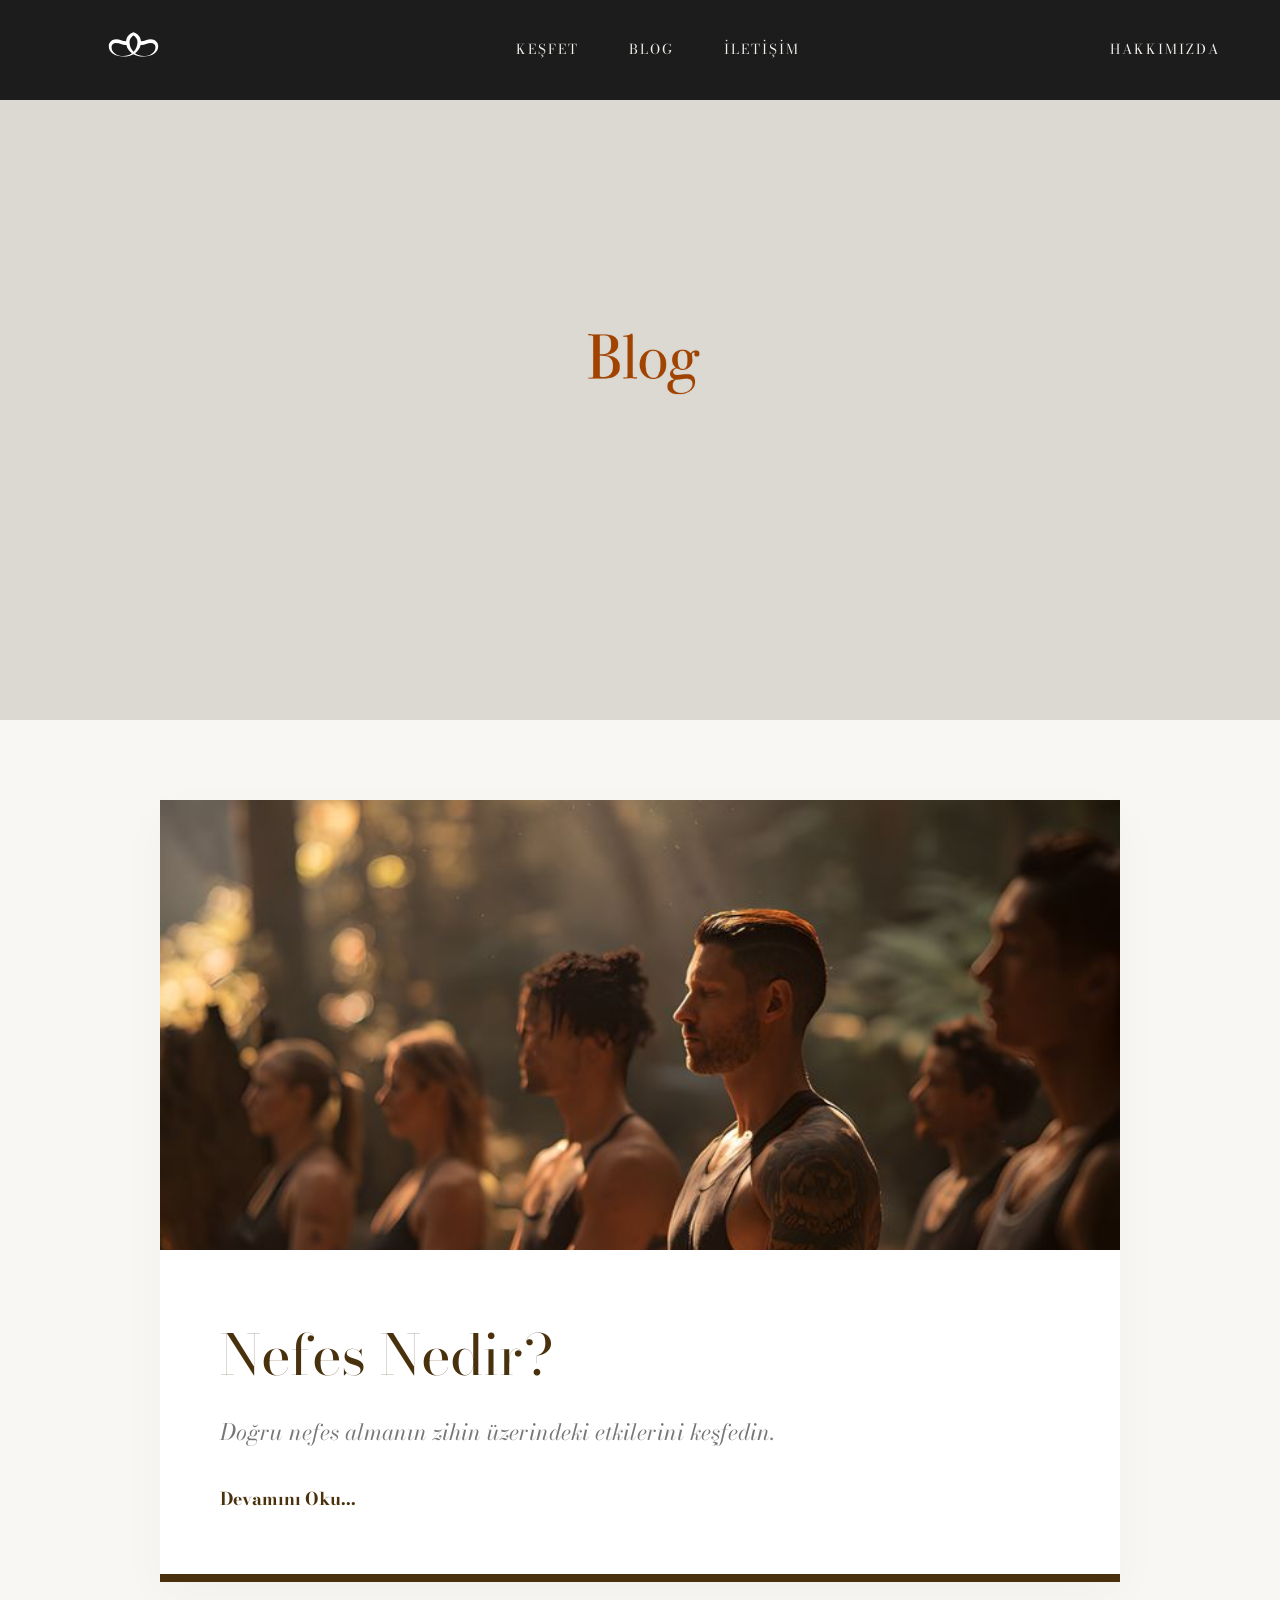
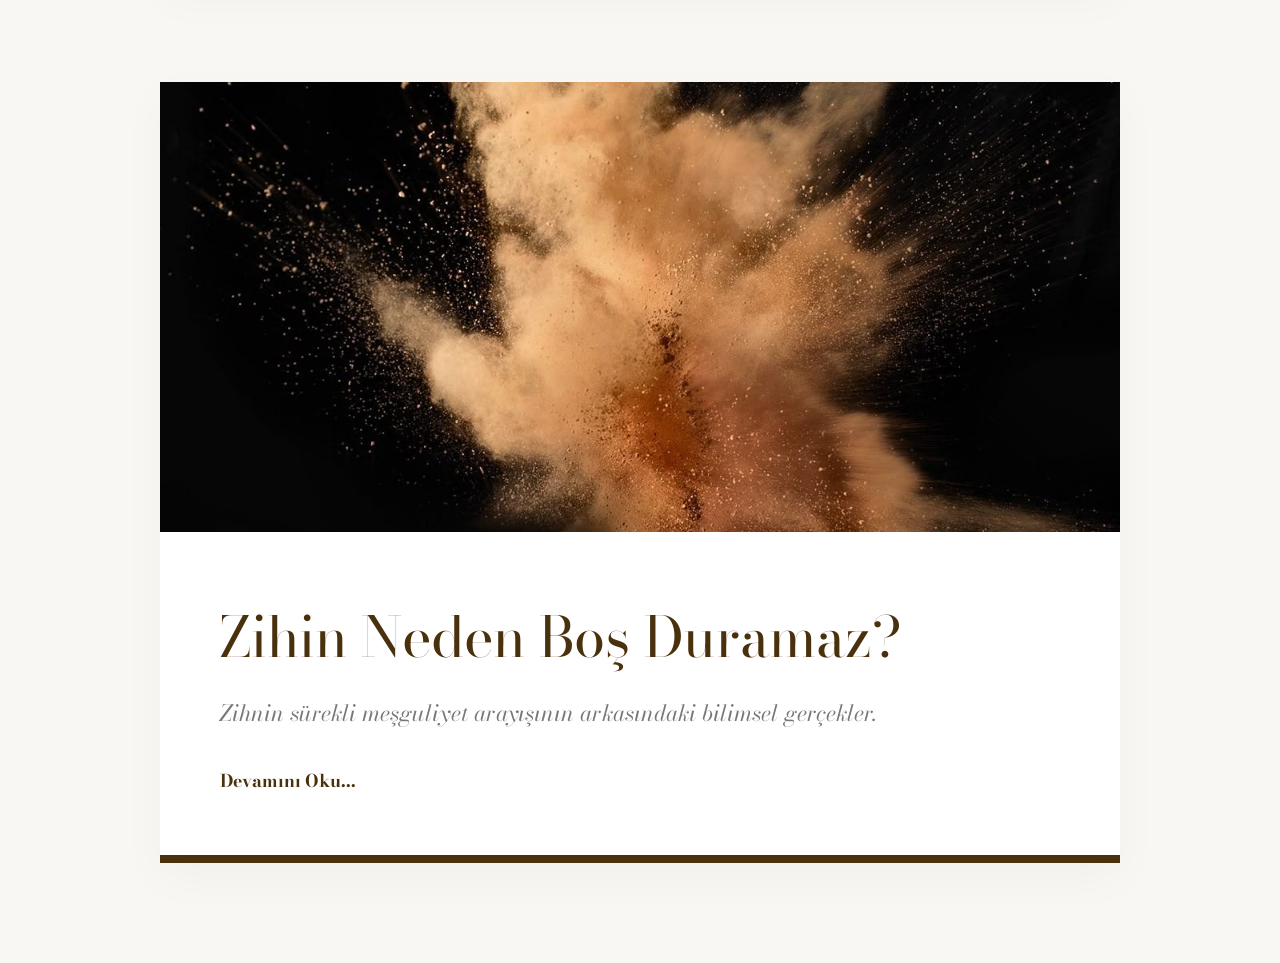
<file: blog.html>
<!DOCTYPE html>
<html lang="tr">
<head>
    <meta charset="UTF-8">
    <meta name="viewport" content="width=device-width, initial-scale=1.0">
    <title>Blog | Borengy</title>
    <link rel="stylesheet" href="blog-ozel.css">
    <link href="https://fonts.googleapis.com/css2?family=Bodoni+Moda:ital,wght@0,400;0,700;1,400&display=swap" rel="stylesheet">
</head>
<body>

    <header id="main-header">
        <nav>
    <a href="index.html"><img src="logomark.svg" alt="Borengy" class="nav-logo"></a>
    
    <div class="nav-center">
        <a href="kesfet.html">Keşfet</a>
        <a href="blog.html">Blog</a>
        <a href="iletisim.html">İletişim</a>
    </div>
    
    <a href="hakkimizda.html" class="nav-right">Hakkımızda</a>
</nav>
    </header>

    <section class="blog-hero">
        <img src="blog.jpg" alt="Borengy Blog" class="hero-img">
        <div class="hero-overlay"></div>
    </section>

    <main class="blog-container">
        <article class="blog-card-full">
            <div class="card-image">
                <img src="nefes.jpg" alt="Nefes Nedir?">
            </div>
            <div class="card-body">
                <h2 class="post-title">Nefes Nedir?</h2>
                <p class="post-intro">Doğru nefes almanın zihin üzerindeki etkilerini keşfedin.</p>
                
                <div class="post-full-content" id="content-1">
                    <p>Nefes farkındalığı, zihindeki gürültüyü dindiren en güçlü araçtır. Borengy felsefesinde nefes, bir Varoluş eylemidir.</p>
                    <p>Gün içinde çoğu zaman nefes aldığımızın bile farkında olmayız. Hızlı akan rutinler, ekranlar, bildirimler ve sürekli yetişme hissi; nefesimizi de zihnimiz gibi yüzeyselleştirir. Oysa nefesin ritmi değiştiğinde, zihnin ritmi de değişmeye başlar.</p>
                    <p>Derin ve kontrollü bir nefes, bedeninize güvende olduğunuzu hatırlatır. Kalp atışınızı yavaşlatır, dikkatinizi ana toplar ve içinizde biriken yoğunluğu yavaşça çözmeye başlar. Bu yüzden nefes, yalnızca bir yaşam fonksiyonu değil; aynı zamanda bir farkındalık pratiğidir.</p>
                    <p>Borengy’de nefes, bir başlangıç olarak görülür. Sessizliğe geçişin, zihinsel arınmanın ve kendinize yeniden yaklaşmanın ilk adımıdır. Bazen yalnızca birkaç bilinçli nefes bile günün ağırlığını hafifletmeye yeter.</p>
                    <p>Çünkü bazı anlarda ihtiyaç duyduğumuz şey, daha fazlası değil; sadece gerçekten durabilmektir.</p>
                </div>
                
                <a href="javascript:void(0)" class="read-more-link" onclick="toggleContent(1, this)">Devamını Oku...</a>
            </div>
        </article>

        <article class="blog-card-full">
            <div class="card-image">
                <img src="zihin.jpg" alt="Zihin Neden Boş Duramaz?">
            </div>
            <div class="card-body">
                <h2 class="post-title">Zihin Neden Boş Duramaz?</h2>
                <p class="post-intro">Zihnin sürekli meşguliyet arayışının arkasındaki bilimsel gerçekler.</p>
                
                <div class="post-full-content" id="content-2">
                    <p>Zihin, doğası gereği hareket etmeye eğilimlidir. Düşünmek, analiz etmek, hatırlamak ve olasılık üretmek beynin hayatta kalma mekanizmalarının bir parçasıdır. Bu yüzden sessizlikle baş başa kaldığımız anlarda bile zihnimiz çoğu zaman yeni bir uğraş, yeni bir düşünce ya da yeni bir dikkat noktası arar. Çünkü modern insan için durmak, çoğu zaman verimsizlikle eş anlamlı hale gelmiştir.</p>
                    <p>Telefon ekranları, sürekli akan içerikler ve bitmeyen bildirimler zihni kısa süreli uyaranlara alıştırır. Birkaç saniyelik boşluk bile rahatsız edici hissettirebilir. Bu nedenle birçok insan sessiz kaldığında aslında ilk kez kendi iç sesini duymaya başlar. Ve bazen en zor şey, dış dünyadan değil, kendi zihnimizden uzaklaşamamaktır.</p>
                    <p>Ancak zihni dinlendirmek, onu tamamen susturmak anlamına gelmez. Aksine; düşüncelerin geldiğini fark etmek, onları bastırmadan izlemek ve zihnin doğal akışına alan tanımaktır. Tıpkı gökyüzünden geçen bulutlar gibi… Bazıları yoğun, bazıları karanlık, bazıları ise kısa süreli. Hepsi gelir ve geçer.</p>
                    <p>Borengy’de deneyimlenen dinginlik tam olarak bu farkındalık alanını yaratmayı amaçlar. İnsan, sürekli bir şey yapmak zorunda olmadığını hatırladığında zihinsel yük hafiflemeye başlar. Sessizlik ilk başta yabancı gelebilir; fakat zamanla insanın kendine yeniden yaklaşabildiği bir alan haline dönüşür.</p>
                    <p>Çünkü bazen zihnin gerçekten ihtiyaç duyduğu şey, yeni bir uyaran değil; güvenle durabileceği bir boşluktur.</p>
                </div>
                
                <a href="javascript:void(0)" class="read-more-link" onclick="toggleContent(2, this)">Devamını Oku...</a>
            </div>
        </article>
    </main>

    <script>
        // Akıllı Menü Sistemi
        let lastScrollY = window.scrollY;
        const header = document.getElementById('main-header');
        window.addEventListener('scroll', () => {
            if (window.scrollY > 80) {
                if (window.scrollY > lastScrollY) {
                    header.classList.add('nav-hidden');
                }
            } else {
                header.classList.remove('nav-hidden');
            }
            lastScrollY = window.scrollY;
        });

        // Devamını Oku Mekanizması
        function toggleContent(id, el) {
            const content = document.getElementById('content-' + id);
            content.classList.toggle('visible');
            el.innerText = content.classList.contains('visible') ? 'Daha Az Göster' : 'Devamını Oku...';
        }
    </script>
</body>
</html>
</file>
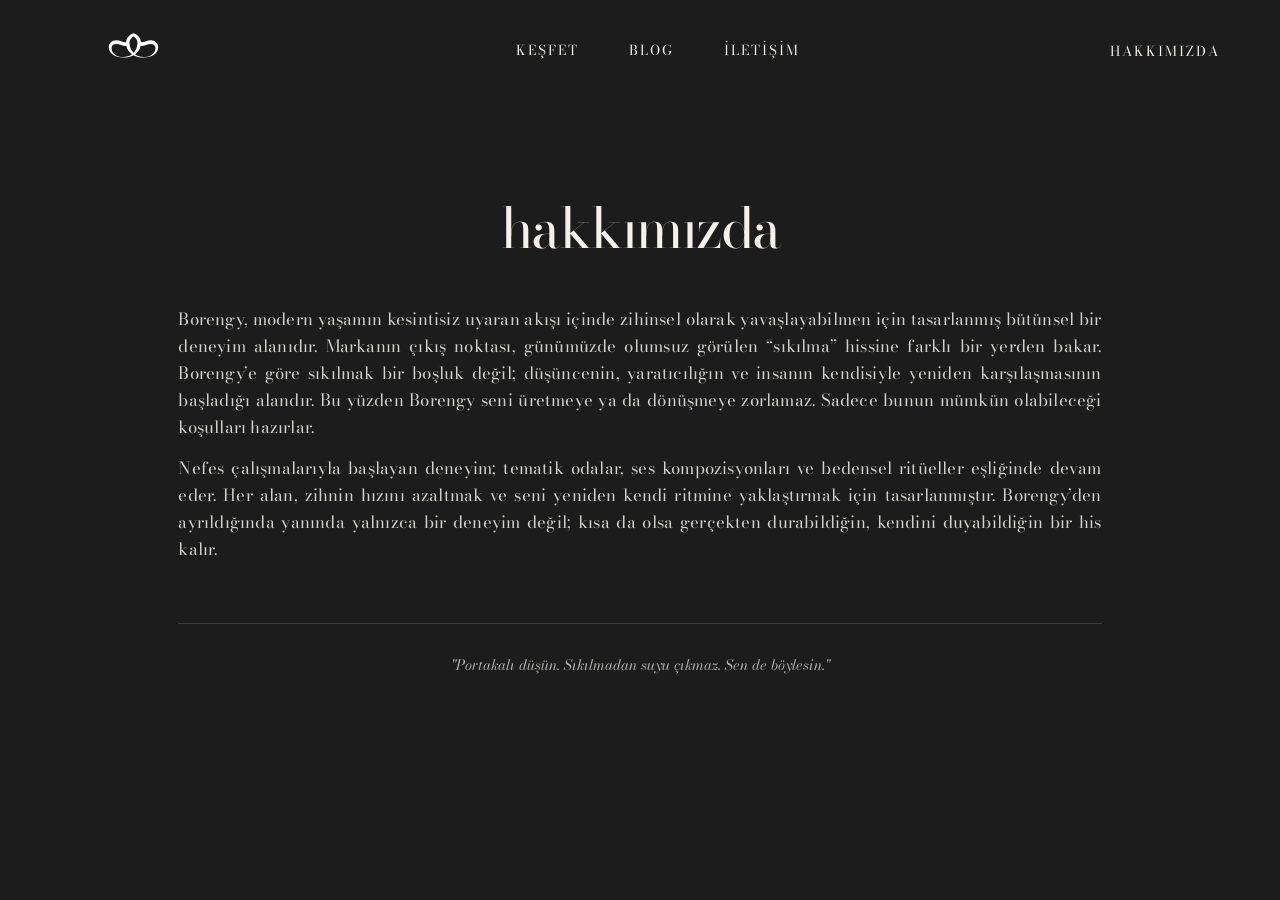
<file: hakkimizda.html>
<!DOCTYPE html>
<html lang="tr">
<head>
    <meta charset="UTF-8">
    <meta name="viewport" content="width=device-width, initial-scale=1.0">
    <title>Hakkımızda | Borengy</title>
    <link rel="stylesheet" href="style.css">
    <link href="https://fonts.googleapis.com/css2?family=Bodoni+Moda:ital,wght@0,300;0,400;1,300&display=swap" rel="stylesheet">
    <style>
        /* Sayfa Özel Arka Plan ve Metin Renkleri */
        body.about-page { 
            background-color: #1c1c1c !important; /* Derin gece siyahı */
            color: #F4F1EC !important; /* Fildişi yazı rengi */
        }

        .about-section {
            padding: 200px 03% 120px 03%; 
            max-width: 1000px; 
            margin: 0 auto;
        }

        .about-title {
            font-family: 'Bodoni Moda', serif;
            font-weight: 300;
            font-size: 3.5rem;
            color: #F4F1EC;
            line-height: 1;
            margin-bottom: 50px;
            letter-spacing: -1.5px;
            text-transform: lowercase;
            text-align: center;
        }

        .about-content p {
            font-family: 'Bodoni Moda', serif;
            font-weight: 300;
            font-size: 1.05rem; 
            line-height: 1.6;
            color: #F4F1EC;
            margin-bottom: 15px;
            opacity: 0.85; /* Gözü yormaması için hafif şeffaflık */
            text-align: justify;
            letter-spacing: 0.2px;
        }

        .final-area {
            margin-top: 60px;
            border-top: 1px solid rgba(244, 241, 236, 0.15); /* İnce fildişi çizgi */
            padding-top: 30px;
            text-align: center;
        }

        .final-quote {
            font-family: 'Bodoni Moda', serif;
            font-weight: 300;
            font-style: italic;
            font-size: 0.9rem;
            color: #F4F1EC;
            opacity: 0.7;
        }

        /* --- KARANLIK SAYFA İÇİN MENÜ AYARI --- */
        .about-page nav a { 
            color: #F4F1EC !important; 
        }

        .about-page .nav-logo { 
            filter: brightness(0) invert(1); /* Logo beyaza döner */
        }

        /* Menu üzerine gelince şerit yine insin */
        .about-page header:hover .nav-bg-overlay {
            top: 0 !important;
        }

        /* Şerit inince yazıların siyah olması (kontrast için) */
        .about-page header:hover nav a {
            color: #1c1c1c !important;
        }

        .about-page header:hover .nav-logo {
            filter: brightness(0) invert(0) !important;
        }
    </style>
</head>
<body class="about-page">

    <header>
        <div class="nav-bg-overlay"></div>
        <nav>
            <div class="logo-side">
                <a href="index.html"><img src="logomark.svg" alt="Borengy" class="nav-logo"></a>
            </div>
            <div class="nav-center">
                <a href="kesfet.html">Keşfet</a>
                <a href="blog.html">Blog</a>
                <a href="iletisim.html">İletişim</a>
            </div>
            <div class="hakkimizda-side">
                <a href="hakkimizda.html">Hakkımızda</a>
            </div>
        </nav>
    </header>

    <main class="about-section">
        <h1 class="about-title">hakkımızda</h1>
        
        <div class="about-content">
            <p>
                Borengy, modern yaşamın kesintisiz uyaran akışı içinde zihinsel olarak yavaşlayabilmen için tasarlanmış bütünsel bir deneyim alanıdır. 
                Markanın çıkış noktası, günümüzde olumsuz görülen “sıkılma” hissine farklı bir yerden bakar. 
                Borengy’e göre sıkılmak bir boşluk değil; düşüncenin, yaratıcılığın ve insanın kendisiyle yeniden karşılaşmasının başladığı alandır. 
                Bu yüzden Borengy seni üretmeye ya da dönüşmeye zorlamaz. Sadece bunun mümkün olabileceği koşulları hazırlar.
            </p>
            <p>
                Nefes çalışmalarıyla başlayan deneyim; tematik odalar, ses kompozisyonları ve bedensel ritüeller eşliğinde devam eder. 
                Her alan, zihnin hızını azaltmak ve seni yeniden kendi ritmine yaklaştırmak için tasarlanmıştır.
                Borengy’den ayrıldığında yanında yalnızca bir deneyim değil; kısa da olsa gerçekten durabildiğin, kendini duyabildiğin bir his kalır.
            </p>

            <div class="final-area">
                <div class="final-quote">
                    "Portakalı düşün. Sıkılmadan suyu çıkmaz. Sen de böylesin."
                </div>
            </div>
        </div>
    </main>

    <script src="script.js"></script>
</body>
</html>
</file>
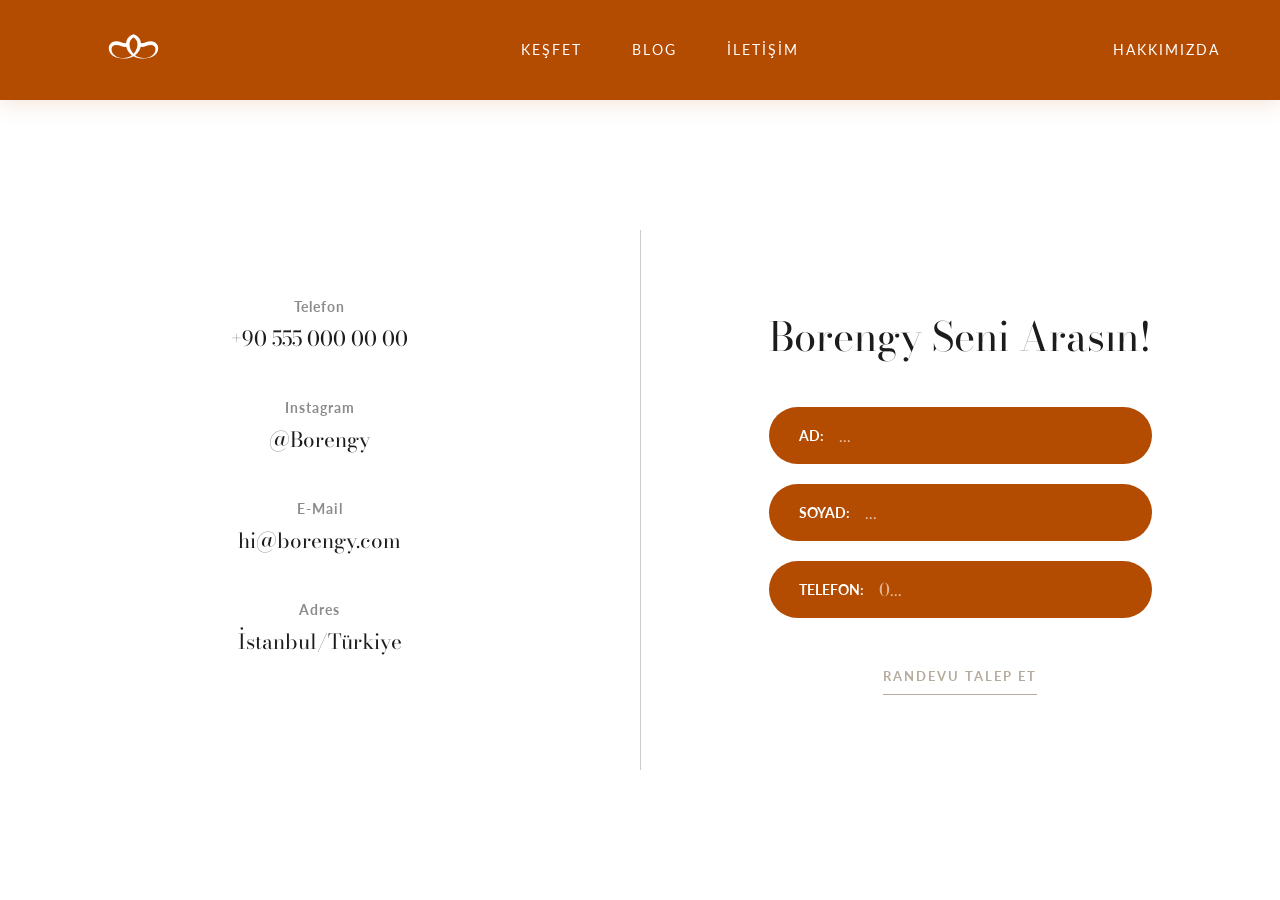
<file: iletisim.html>
<!DOCTYPE html>
<html lang="tr">
<head>
    <meta charset="UTF-8">
    <meta name="viewport" content="width=device-width, initial-scale=1.0">
    <title>İletişim | Borengy</title>
    <link rel="stylesheet" href="iletisim-ozel.css">
    <link href="https://fonts.googleapis.com/css2?family=Bodoni+Moda:ital,wght@0,400;0,700;1,400&family=Lato:wght@300;400;700&display=swap" rel="stylesheet">
</head>
<body>

    <header id="main-header">
        <nav>
            <a href="index.html"><img src="logomark.svg" alt="Borengy" class="nav-logo"></a>
            <div class="nav-center">
                <a href="kesfet.html">Keşfet</a>
                <a href="blog.html">Blog</a>
                <a href="iletisim.html">İletişim</a>
            </div>
            <a href="hakkimizda.html" class="nav-right">Hakkımızda</a>
        </nav>
    </header>

    <main class="contact-section">
        <div class="contact-column info-side">
            <div class="contact-info-block">
                <span class="info-label">Telefon</span>
                <a href="tel:+905550000000" class="info-value">+90 555 000 00 00</a>
            </div>

            <div class="contact-info-block">
                <span class="info-label">Instagram</span>
                <a href="#" class="info-value">@Borengy</a>
            </div>

            <div class="contact-info-block">
                <span class="info-label">E-Mail</span>
                <a href="mailto:hi@borengy.com" class="info-value">hi@borengy.com</a>
            </div>

            <div class="contact-info-block">
                <span class="info-label">Adres</span>
                <span class="info-value">İstanbul/Türkiye</span>
            </div>
        </div>

        <div class="vertical-divider"></div>

        <div class="contact-column form-side">
            <div id="form-container">
                <h2 class="form-heading">Borengy Seni Arasın!</h2>
                
                <form class="contact-form" id="appointmentForm">
                    <div class="input-wrapper">
                        <label>AD:</label>
                        <input type="text" id="firstName" placeholder="..." required>
                    </div>

                    <div class="input-wrapper">
                        <label>SOYAD:</label>
                        <input type="text" id="lastName" placeholder="..." required>
                    </div>

                    <div class="input-wrapper">
                        <label>TELEFON:</label>
                        <input type="tel" id="phone" placeholder="0..." maxlength="15" oninput="this.value = this.value.replace(/[^0-9 ]/g, '')" required>
                    </div>

                    <button type="submit" class="submit-trigger" id="submitBtn" disabled>Randevu Talep Et</button>
                </form>
            </div>

            <div id="successCard" class="success-card">
                <div class="success-icon">✓</div>
                <h3>Randevunuz Oluşturulmuştur</h3>
                <p>Borengy yolculuğu için ekibimiz sizinle en kısa sürede iletişime geçecektir.</p>
            </div>
        </div>
    </main>

    <script>
        // --- DEĞİŞKENLER ---
        const header = document.querySelector('header');
        const form = document.getElementById('appointmentForm');
        const submitBtn = document.getElementById('submitBtn');
        const phoneInput = document.getElementById('phone');
        const inputs = document.querySelectorAll('#appointmentForm input[required]');
        const successCard = document.getElementById('successCard');
        const formContainer = document.getElementById('form-container');
        let lastScrollY = window.scrollY;

        // --- 1. AKILLI MENÜ GİZLEME ---
        window.addEventListener('scroll', () => {
            if (window.scrollY > 50) { 
                if (window.scrollY > lastScrollY) {
                    header.classList.add('nav-hidden');
                } 
            } else {
                header.classList.remove('nav-hidden');
            }
            lastScrollY = window.scrollY;
        });

        // --- 2. FORM DOĞRULAMA (11 RAKAM KONTROLÜ) ---
        if (form) {
            form.addEventListener('input', () => {
                let allFilled = true;
                
                // Ad ve Soyad dolu mu?
                inputs.forEach(input => {
                    if (input.id !== 'phone') {
                        if (!input.value.trim()) allFilled = false;
                    }
                });

                // Telefon Kontrolü: Boşlukları sil, tam 11 rakam olmalı
                const rawPhone = phoneInput.value.replace(/\s/g, ''); 
                const isPhoneValid = rawPhone.length === 11;

                if (allFilled && isPhoneValid) {
                    submitBtn.disabled = false;
                    submitBtn.style.opacity = "1";
                    submitBtn.style.cursor = "pointer";
                } else {
                    submitBtn.disabled = true;
                    submitBtn.style.opacity = "0.4";
                    submitBtn.style.cursor = "not-allowed";
                }
            });

            // Form Gönderimi (Onay Kartı)
            form.addEventListener('submit', (e) => {
                e.preventDefault();
                formContainer.style.opacity = "0";
                formContainer.style.transition = "opacity 0.4s ease";
                
                setTimeout(() => {
                    formContainer.style.display = "none";
                    successCard.classList.add('show');
                }, 400);
            });
        }
    </script>
</body>
</html>
</file>
<file: blog-ozel.css>
/* --- DEĞİŞKENLER VE TEMEL --- */
:root {
    --still-night: #1C1C1C;
    --pause-ivory: #F4F1EC;
    --brand-brown: #4A310D;
}

* { margin: 0; padding: 0; box-sizing: border-box; -webkit-font-smoothing: antialiased; }

body { 
    background-color: #f9f7f4; 
    font-family: 'Bodoni Moda', serif; 
    color: var(--still-night); 
    line-height: 1.6;
}

/* --- AKILLI KOYU HEADER --- */
header {
    position: fixed; top: 0; width: 100%; height: 100px; z-index: 1000;
    display: flex; align-items: center; 
    background-color: var(--still-night);
    transition: transform 0.5s cubic-bezier(0.23, 1, 0.32, 1), opacity 0.4s ease;
}

header.nav-hidden { transform: translateY(-100%); opacity: 0; }
header:hover { transform: translateY(0) !important; opacity: 1 !important; }

header::before {
    content: ""; position: absolute; top: 100%; left: 0; width: 100%; height: 60px; background: transparent;
}

nav { 
    display: flex; justify-content: space-between; align-items: center; 
    width: 100%; padding: 0 60px; 
}

.nav-center { display: flex; gap: 50px; }

nav a { 
    text-decoration: none; 
    color: var(--pause-ivory); 
    font-size: 0.85rem; letter-spacing: 2px; text-transform: uppercase; 
    white-space: nowrap; transition: opacity 0.3s;
}

.nav-logo { 
    height: 95px; width: auto; 
    filter: brightness(0) invert(1);
}

/* --- BLOG HERO --- */
.blog-hero {
    height: 80vh; width: 100%; position: relative; overflow: hidden;
}
.hero-img { width: 100%; height: 100%; object-fit: cover; }
.hero-overlay { position: absolute; inset: 0; background: rgba(0,0,0,0.1); }

/* --- BLOG İÇERİK (GÜNCELLENEN KISIM) --- */
.blog-container { 
    max-width: 1000px; margin: 80px auto; padding: 0 20px; 
}

.blog-card-full {
    background: white; margin-bottom: 100px; width: 100%;
    box-shadow: 0 15px 45px rgba(0,0,0,0.03);
    border-bottom: 8px solid var(--brand-brown);
}

/* GÖRSELİ YATAY YAPAN AYAR */
.card-image img { 
    width: 100%; 
    height: 450px; /* Dikeyden Yataya çektik (Anasayfa oranı) */
    object-fit: cover; /* Görseli ezmeden alanı doldurur */
    object-position: center; /* Kırparken ortayı baz alır */
    display: block; 
}

.card-body { padding: 60px; }

.post-title { font-size: 3.5rem; color: var(--brand-brown); margin-bottom: 15px; font-weight: 400; }

.post-intro { font-size: 1.4rem; color: #777; font-style: italic; margin-bottom: 25px; }

.read-more-link {
    display: inline-block; color: var(--brand-brown); text-decoration: none; 
    font-weight: bold; font-size: 1.1rem; margin-top: 10px;
}

/* --- DEVAMINI OKU ANİMASYONU --- */
.post-full-content {
    max-height: 0; overflow: hidden; opacity: 0;
    transition: all 0.7s cubic-bezier(0.4, 0, 0.2, 1);
}
.post-full-content.visible {
    max-height: 1500px; opacity: 1; margin-top: 30px;
}
.post-full-content p { line-height: 1.8; font-size: 1.15rem; color: #444; margin-bottom: 15px; text-align: justify; }
</file>
<file: style.css>
/* --- FONT VE TEMEL AYARLAR --- */
@font-face {
    font-family: 'MoonTimeCustom';
    src: url('fonts/moon-time.ttf') format('truetype');
    font-weight: normal; 
    font-style: normal; 
    font-display: swap;
}

:root {
    --still-night: #1C1C1C; 
    --pause-ivory: #F4F1EC;
    --brand-brown: #4A310D; 
    --hero-rect: rgba(74, 49, 13, 0.62);
}

* { margin: 0; padding: 0; box-sizing: border-box; -webkit-font-smoothing: antialiased; }

html { 
    scroll-behavior: smooth; 
    overflow: hidden; /* Sayfanın aşağı kaymasını engeller */
}

body { 
    background-color: var(--pause-ivory); 
    font-family: 'Bodoni Moda', serif; 
    height: 100vh;
}

/* --- BÜTÜNLEŞİK AKILLI HEADER --- */
header { 
    position: fixed; top: 0; width: 100%; height: 100px; z-index: 1000; 
    display: flex; align-items: center; background-color: transparent; 
    transform: translateY(0); opacity: 1;
    transition: transform 0.5s cubic-bezier(0.23, 1, 0.32, 1), background-color 0.4s ease, opacity 0.4s ease;
}

header.nav-hidden { transform: translateY(-100%) !important; opacity: 0 !important; }

header:hover { 
    transform: translateY(0) !important; 
    opacity: 1 !important; 
    background-color: var(--pause-ivory) !important; 
    box-shadow: 0 2px 15px rgba(0,0,0,0.08); 
}

nav { display: flex; justify-content: space-between; align-items: center; width: 100%; padding: 0 60px; }
.nav-center { display: flex; gap: 50px; }

nav a { 
    text-decoration: none; 
    color: white; 
    font-size: 0.85rem; 
    letter-spacing: 2px; 
    text-transform: uppercase; 
    transition: color 0.3s ease; 
    white-space: nowrap; 
}

header:hover nav a { color: var(--still-night) !important; }

.nav-logo { height: 95px; width: auto; transition: filter 0.4s ease; filter: brightness(0) invert(1); }
header:hover .nav-logo { filter: brightness(0) invert(0) !important; }

/* --- HERO BÖLÜMÜ --- */
.section { height: 100vh; width: 100%; display: flex; align-items: center; justify-content: center; position: relative; overflow: hidden; }

.hero { background-image: url('background1.jpg'); background-size: cover; background-position: center; }
.hero-overlay { position: absolute; inset: 0; background-color: var(--hero-rect); z-index: 1; }
.hero-content { position: relative; z-index: 2; text-align: center; }

/* Ana Logo Boyutu */
.main-logo { 
    width: 300px; 
    margin: 0 auto -15px auto; 
    filter: brightness(0) invert(1); 
    display: block; 
}

/* Slogan Metni (Dur. Hisset. Var Ol.) */
.moon-time { 
    font-family: 'MoonTimeCustom', cursive; 
    font-weight: 400; 
    color: #D8CBB8; 
    font-size: 2 rem; 
    letter-spacing: 1px; 
    line-height: 2; 
    margin-top: 0;
}
</file>
<file: iletisim-ozel.css>
/* --- DEĞİŞKENLER --- */
:root {
    --still-night: #1C1C1C;
    --pause-ivory: #F4F1EC;
    --brand-brown: #4A310D;
    --form-orange: #B34B00;
}

* { margin: 0; padding: 0; box-sizing: border-box; -webkit-font-smoothing: antialiased; }

body { 
    background-color: #FFFFFF; 
    font-family: 'Bodoni Moda', serif; 
    color: var(--still-night); 
    overflow-x: hidden;
}

/* --- AKILLI TURUNCU HEADER --- */
header {
    position: fixed; top: 0; width: 100%; height: 100px; z-index: 1000;
    display: flex; align-items: center; 
    background-color: var(--form-orange);
    transition: transform 0.5s cubic-bezier(0.23, 1, 0.32, 1), opacity 0.4s ease;
    box-shadow: 0 4px 20px rgba(179, 75, 0, 0.15);
}

header.nav-hidden { transform: translateY(-100%); opacity: 0; }
header:hover { transform: translateY(0) !important; opacity: 1 !important; }

nav { display: flex; justify-content: space-between; align-items: center; width: 100%; padding: 0 60px; }
.nav-logo { height: 95px; filter: brightness(0) invert(1); }
.nav-center { display: flex; gap: 50px; }

nav a, .nav-right { 
    text-decoration: none; color: #FFFFFF; font-family: 'Lato', sans-serif; 
    font-size: 0.85rem; letter-spacing: 2px; text-transform: uppercase; 
}

/* --- İLETİŞİM LAYOUT --- */
.contact-section {
    display: flex; min-height: 100vh; padding-top: 100px;
    align-items: center; justify-content: center;
}

.contact-column { flex: 1; display: flex; flex-direction: column; align-items: center; padding: 0 40px; }
.vertical-divider { width: 1px; height: 60vh; background-color: #000; opacity: 0.2; }

/* SOL TARAF - BİLGİLER */
.contact-info-block { margin-bottom: 45px; text-align: center; }
.info-label { font-size: 0.9rem; font-weight: 700; display: block; margin-bottom: 8px; opacity: 0.5; font-family: 'Lato', sans-serif; letter-spacing: 1px;}
.info-value { font-size: 1.3rem; text-decoration: none; color: inherit; font-weight: 400; }

/* SAĞ TARAF - FORM */
.form-heading { font-size: 2.5rem; margin-bottom: 40px; font-weight: 400; text-align: center; }
.contact-form { width: 100%; max-width: 400px; display: flex; flex-direction: column; gap: 20px; }

.input-wrapper {
    background-color: var(--form-orange); border-radius: 50px;
    padding: 15px 30px; display: flex; align-items: center; transition: transform 0.3s;
}
.input-wrapper:hover { transform: scale(1.02); }
.input-wrapper label { color: #fff; font-weight: 700; margin-right: 15px; font-size: 0.9rem; font-family: 'Lato', sans-serif; }
.input-wrapper input { background: transparent; border: none; color: #fff; font-family: 'Bodoni Moda', serif; font-size: 1.1rem; width: 100%; outline: none; }
.input-wrapper input::placeholder { color: rgba(255,255,255,0.6); }

.submit-trigger {
    background: none; border: none; border-bottom: 1px solid var(--brand-brown);
    color: var(--brand-brown); font-weight: 700; text-transform: uppercase;
    letter-spacing: 2px; padding: 10px 0; cursor: not-allowed; align-self: center; 
    margin-top: 20px; opacity: 0.4; transition: all 0.3s; font-family: 'Lato', sans-serif;
}

/* BAŞARI KARTI */
.success-card {
    display: none; flex-direction: column; align-items: center; text-align: center;
    background: #fff; padding: 60px 40px; border: 1px solid var(--brand-brown);
    animation: slideUp 0.6s ease forwards;
}
.success-card.show { display: flex; }
.success-icon { width: 50px; height: 50px; background: var(--form-orange); color: white; border-radius: 50%; display: flex; align-items: center; justify-content: center; font-size: 1.5rem; margin-bottom: 25px; }
.success-card h3 { font-size: 1.6rem; color: var(--brand-brown); margin-bottom: 12px; }
.success-card p { font-family: 'Lato', sans-serif; color: #666; font-size: 0.95rem; max-width: 280px; }

@keyframes slideUp { from { opacity: 0; transform: translateY(30px); } to { opacity: 1; transform: translateY(0); } }
</file>
